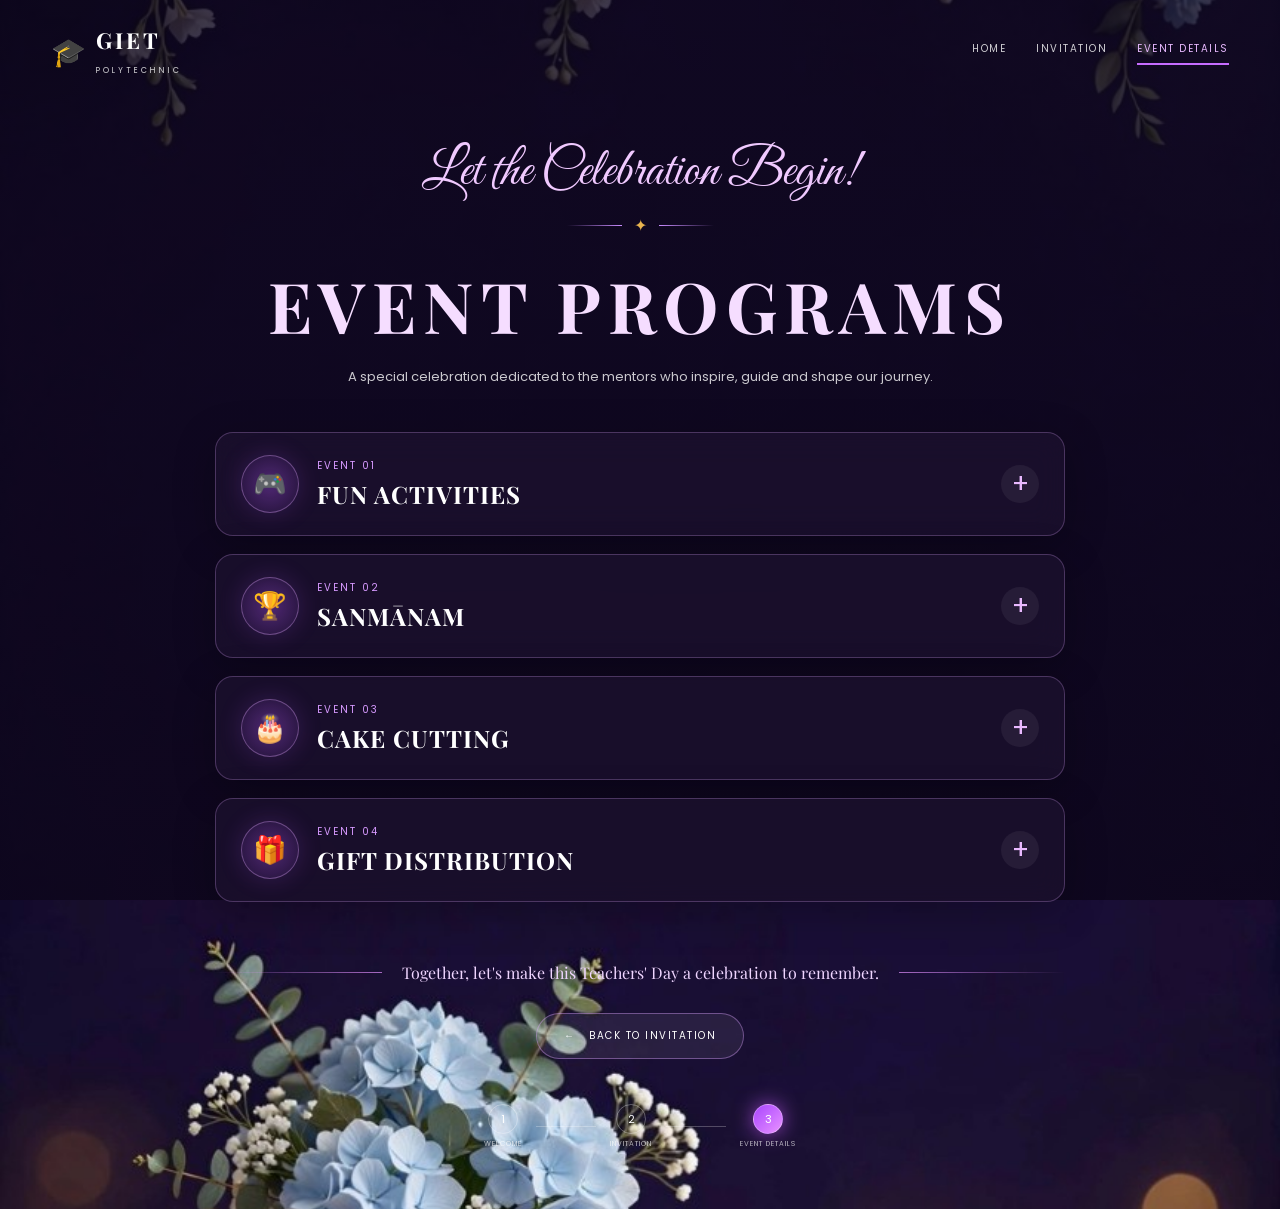
<file: event-details/index.html>
<!DOCTYPE html>
<html lang="en">

<head>
    <meta charset="UTF-8">

    <meta name="viewport" content="width=device-width, initial-scale=1.0">

    <meta name="description"
        content="Teachers' Day Event Programs - GIET Polytechnic">

    <title>Event Details | Teachers' Day | GIET Polytechnic</title>

    <!-- Google Fonts -->
    <link rel="preconnect" href="https://fonts.googleapis.com">

    <link rel="preconnect"
        href="https://fonts.gstatic.com"
        crossorigin>

    <link
        href="https://fonts.googleapis.com/css2?family=Great+Vibes&family=Playfair+Display:wght@400;500;600;700;800&family=Poppins:wght@300;400;500;600;700&display=swap"
        rel="stylesheet">

    <!-- CSS -->
    <link rel="stylesheet"
        href="../assets/css/event-details.css">

</head>


<body>

    <main class="events-page">

        <!-- NAVBAR -->

        <nav class="navbar">

            <a href="../index.html" class="brand">

                <div class="brand-icon">
                    🎓
                </div>

                <div class="brand-text">
                    <h2>GIET</h2>
                    <span>POLYTECHNIC</span>
                </div>

            </a>


            <div class="nav-links">

                <a href="../index.html">
                    HOME
                </a>

                <a href="../invitation/index.html">
                    INVITATION
                </a>

                <a href="index.html" class="active">
                    EVENT DETAILS
                </a>

            </div>

        </nav>


        <!-- HEADER -->

        <section class="events-header">

            <p class="script-title">
                Let the Celebration Begin!
            </p>


            <div class="header-line">

                <span></span>

                ✦

                <span></span>

            </div>


            <h1>
                EVENT PROGRAMS
            </h1>


            <p class="header-description">

                A special celebration dedicated to the mentors
                who inspire, guide and shape our journey.

            </p>

        </section>


        <!-- EVENTS ACCORDION -->

        <section class="events-container">


            <!-- EVENT 1 -->

            <article class="event-item">

                <button class="event-toggle">

                    <div class="event-left">

                        <div class="event-icon">
                            🎮
                        </div>

                        <div>

                            <span class="event-number">
                                EVENT 01
                            </span>

                            <h2>
                                FUN ACTIVITIES
                            </h2>

                        </div>

                    </div>

                    <span class="arrow">
                        +
                    </span>

                </button>


                <div class="event-content">

                    <p class="event-intro">

                        Exciting games, laughter and enjoyable activities
                        designed to bring teachers and students together.

                    </p>


                    <div class="details-grid">

                        <div class="detail-card">

                            <span>🎯</span>

                            <h3>Fun Games</h3>

                            <p>
                                Interactive and enjoyable games
                                filled with laughter and excitement.
                            </p>

                        </div>


                        <div class="detail-card">

                            <span>🎵</span>

                            <h3>Entertainment</h3>

                            <p>
                                Music and entertaining activities
                                for everyone to enjoy together.
                            </p>

                        </div>


                        <div class="detail-card">

                            <span>🤝</span>

                            <h3>Togetherness</h3>

                            <p>
                                Strengthening the connection between
                                teachers and students.
                            </p>

                        </div>

                    </div>

                </div>

            </article>


            <!-- EVENT 2 -->

            <article class="event-item">

                <button class="event-toggle">

                    <div class="event-left">

                        <div class="event-icon">
                            🏆
                        </div>

                        <div>

                            <span class="event-number">
                                EVENT 02
                            </span>

                            <h2>
                                SANMĀNAM
                            </h2>

                        </div>

                    </div>

                    <span class="arrow">
                        +
                    </span>

                </button>


                <div class="event-content">

                    <p class="event-intro">

                        A heartfelt felicitation ceremony to honour
                        and appreciate our respected teachers.

                    </p>


                    <div class="details-grid">

                        <div class="detail-card">

                            <span>🌸</span>

                            <h3>Felicitation</h3>

                            <p>
                                A special moment to honour and
                                appreciate our respected teachers.
                            </p>

                        </div>


                        <div class="detail-card">

                            <span>💐</span>

                            <h3>Gratitude</h3>

                            <p>
                                Expressing heartfelt thanks for their
                                guidance and dedication.
                            </p>

                        </div>


                        <div class="detail-card">

                            <span>✨</span>

                            <h3>Recognition</h3>

                            <p>
                                Celebrating the teachers who inspire
                                and shape our future.
                            </p>

                        </div>

                    </div>

                </div>

            </article>


            <!-- EVENT 3 -->

            <article class="event-item">

                <button class="event-toggle">

                    <div class="event-left">

                        <div class="event-icon">
                            🎂
                        </div>

                        <div>

                            <span class="event-number">
                                EVENT 03
                            </span>

                            <h2>
                                CAKE CUTTING
                            </h2>

                        </div>

                    </div>

                    <span class="arrow">
                        +
                    </span>

                </button>


                <div class="event-content">

                    <p class="event-intro">

                        A joyful cake-cutting celebration filled with
                        happiness, memories and togetherness.

                    </p>


                    <div class="details-grid">

                        <div class="detail-card">

                            <span>🎉</span>

                            <h3>Celebration</h3>

                            <p>
                                A joyful moment marking our special
                                Teachers' Day celebration.
                            </p>

                        </div>


                        <div class="detail-card">

                            <span>😊</span>

                            <h3>Happiness</h3>

                            <p>
                                Sharing smiles, happiness and joyful
                                moments with our teachers.
                            </p>

                        </div>


                        <div class="detail-card">

                            <span>📸</span>

                            <h3>Memories</h3>

                            <p>
                                Capturing unforgettable moments
                                together for the future.
                            </p>

                        </div>

                    </div>

                </div>

            </article>


            <!-- EVENT 4 -->

            <article class="event-item">

                <button class="event-toggle">

                    <div class="event-left">

                        <div class="event-icon">
                            🎁
                        </div>

                        <div>

                            <span class="event-number">
                                EVENT 04
                            </span>

                            <h2>
                                GIFT DISTRIBUTION
                            </h2>

                        </div>

                    </div>

                    <span class="arrow">
                        +
                    </span>

                </button>


                <div class="event-content">

                    <p class="event-intro">

                        A special moment of appreciation and gratitude,
                        sharing thoughtful gifts with our respected teachers.

                    </p>


                    <div class="details-grid">

                        <div class="detail-card">

                            <span>🎀</span>

                            <h3>Special Gifts</h3>

                            <p>
                                Thoughtful gifts presented as symbols
                                of appreciation and respect.
                            </p>

                        </div>


                        <div class="detail-card">

                            <span>❤️</span>

                            <h3>With Gratitude</h3>

                            <p>
                                Every gift represents our heartfelt
                                thanks to our teachers.
                            </p>

                        </div>


                        <div class="detail-card">

                            <span>📸</span>

                            <h3>Happy Memories</h3>

                            <p>
                                A joyful occasion filled with smiles,
                                photographs and memories.
                            </p>

                        </div>

                    </div>

                </div>

            </article>


        </section>


        <!-- FOOTER MESSAGE -->

        <section class="celebration-message">

            <div></div>

            <p>
                Together, let's make this Teachers' Day
                a celebration to remember.
            </p>

            <div></div>

        </section>


        <!-- BACK BUTTON -->

        <div class="back-section">

            <a href="../invitation/index.html"
                class="back-btn">

                ← &nbsp; BACK TO INVITATION

            </a>

        </div>


        <!-- PROGRESS -->

        <div class="page-progress">

            <div>
                <span>1</span>
                <small>WELCOME</small>
            </div>

            <div class="progress-line"></div>

            <div>
                <span>2</span>
                <small>INVITATION</small>
            </div>

            <div class="progress-line"></div>

            <div class="current">
                <span>3</span>
                <small>EVENT DETAILS</small>
            </div>

        </div>


    </main>


    <!-- JAVASCRIPT -->

    <script>

        const eventButtons = document.querySelectorAll(".event-toggle");

        eventButtons.forEach(button => {

            button.addEventListener("click", function () {

                const currentItem = this.parentElement;

                document.querySelectorAll(".event-item").forEach(item => {

                    if (item !== currentItem) {

                        item.classList.remove("active");

                    }

                });

                currentItem.classList.toggle("active");

            });

        });

    </script>


</body>

</html>
</file>
<file: assets/css/event-details.css>
/* =====================================================
   RESET
===================================================== */

* {
    margin: 0;
    padding: 0;
    box-sizing: border-box;
}


html {
    scroll-behavior: smooth;
}


body {

    min-height: 100vh;

    font-family: "Poppins", sans-serif;

    color: #ffffff;

    background:
        linear-gradient(
            rgba(13, 6, 28, 0.78),
            rgba(13, 6, 28, 0.88)
        ),
        url("../images/events-bg.png");

    background-size: cover;

    background-position: center center;

    background-repeat: no-repeat;

    background-attachment: fixed;

}


/* =====================================================
   MAIN PAGE
===================================================== */

.events-page {

    min-height: 100vh;

    padding-bottom: 60px;

}


/* =====================================================
   NAVBAR
===================================================== */

.navbar {

    width: min(1180px, 92%);

    margin: auto;

    padding: 25px 0;

    display: flex;

    align-items: center;

    justify-content: space-between;

}


.brand {

    display: flex;

    align-items: center;

    gap: 10px;

    text-decoration: none;

    color: white;

}


.brand-icon {

    font-size: 28px;

}


.brand-text h2 {

    font-family: "Playfair Display", serif;

    font-size: 22px;

    letter-spacing: 3px;

}


.brand-text span {

    font-size: 8px;

    letter-spacing: 3px;

    opacity: 0.8;

}


.nav-links {

    display: flex;

    gap: 30px;

}


.nav-links a {

    color: rgba(255,255,255,0.8);

    text-decoration: none;

    font-size: 10px;

    letter-spacing: 1.5px;

    transition: 0.3s;

}


.nav-links a:hover {

    color: #e7b8ff;

}


.nav-links .active {

    color: #e8b9ff;

    border-bottom: 2px solid #c66cff;

    padding-bottom: 6px;

}


/* =====================================================
   HEADER
===================================================== */

.events-header {

    text-align: center;

    padding: 35px 20px 45px;

}


.script-title {

    font-family: "Great Vibes", cursive;

    font-size: 52px;

    color: #f0c9ff;

}


.header-line {

    display: flex;

    justify-content: center;

    align-items: center;

    gap: 12px;

    margin: 8px 0 20px;

    color: #e8b44f;

}


.header-line span {

    width: 55px;

    height: 1px;

    background: linear-gradient(
        to right,
        transparent,
        #c88cff
    );

}


.header-line span:last-child {

    background: linear-gradient(
        to left,
        transparent,
        #c88cff
    );

}


.events-header h1 {

    font-family: "Playfair Display", serif;

    font-size: clamp(42px, 6vw, 70px);

    letter-spacing: 7px;

    color: #f5ddff;

}


.header-description {

    margin-top: 15px;

    font-size: 13px;

    color: rgba(255,255,255,0.78);

}


/* =====================================================
   EVENTS CONTAINER
===================================================== */

.events-container {

    width: min(850px, 92%);

    margin: auto;

    display: flex;

    flex-direction: column;

    gap: 18px;

}


/* =====================================================
   EVENT ITEM
===================================================== */

.event-item {

    border: 1px solid rgba(221, 169, 255, 0.25);

    border-radius: 18px;

    overflow: hidden;

    background: rgba(30, 18, 48, 0.72);

    backdrop-filter: blur(15px);

    box-shadow:
        0 10px 40px rgba(0,0,0,0.25);

    transition: 0.35s;

}


.event-item:hover {

    border-color: rgba(221, 169, 255, 0.55);

    transform: translateY(-2px);

}


/* =====================================================
   EVENT BUTTON
===================================================== */

.event-toggle {

    width: 100%;

    border: none;

    background: transparent;

    color: white;

    padding: 22px 25px;

    cursor: pointer;

    display: flex;

    align-items: center;

    justify-content: space-between;

    text-align: left;

    font-family: inherit;

}


.event-left {

    display: flex;

    align-items: center;

    gap: 18px;

}


.event-icon {

    width: 58px;

    height: 58px;

    display: grid;

    place-items: center;

    font-size: 27px;

    border-radius: 50%;

    background:
        radial-gradient(
            circle,
            rgba(183, 88, 255, 0.35),
            rgba(183, 88, 255, 0.05)
        );

    border: 1px solid rgba(226, 168, 255, 0.35);

    box-shadow:
        0 0 25px rgba(181, 81, 255, 0.18);

}


.event-number {

    display: block;

    color: #d79aff;

    font-size: 10px;

    letter-spacing: 2px;

    margin-bottom: 4px;

}


.event-toggle h2 {

    font-family: "Playfair Display", serif;

    font-size: 24px;

    letter-spacing: 1px;

}


.arrow {

    width: 38px;

    height: 38px;

    display: grid;

    place-items: center;

    border-radius: 50%;

    font-size: 26px;

    color: #e9b9ff;

    background: rgba(255,255,255,0.06);

    transition: 0.35s;

}


.event-item.active .arrow {

    transform: rotate(45deg);

    background: rgba(194, 90, 255, 0.3);

}


/* =====================================================
   DROPDOWN CONTENT
===================================================== */

.event-content {

    max-height: 0;

    overflow: hidden;

    opacity: 0;

    transition:
        max-height 0.6s ease,
        opacity 0.4s ease;

}


.event-item.active .event-content {

    max-height: 700px;

    opacity: 1;

}


.event-intro {

    padding:

        0 28px 20px;

    color: rgba(255,255,255,0.8);

    font-size: 13px;

    line-height: 1.8;

}


/* =====================================================
   DETAILS GRID
===================================================== */

.details-grid {

    padding: 0 25px 28px;

    display: grid;

    grid-template-columns: repeat(3, 1fr);

    gap: 15px;

}


.detail-card {

    padding: 20px;

    border-radius: 14px;

    background: rgba(255,255,255,0.055);

    border: 1px solid rgba(255,255,255,0.1);

    transition: 0.3s;

}


.detail-card:hover {

    transform: translateY(-5px);

    background: rgba(176, 87, 255, 0.13);

    border-color: rgba(219, 153, 255, 0.45);

}


.detail-card span {

    display: block;

    font-size: 23px;

    margin-bottom: 10px;

}


.detail-card h3 {

    font-family: "Playfair Display", serif;

    color: #e7b7ff;

    margin-bottom: 8px;

    font-size: 18px;

}


.detail-card p {

    font-size: 11px;

    line-height: 1.7;

    color: rgba(255,255,255,0.7);

}


/* =====================================================
   CELEBRATION MESSAGE
===================================================== */

.celebration-message {

    width: min(850px, 90%);

    margin: 60px auto 30px;

    display: flex;

    align-items: center;

    justify-content: center;

    gap: 20px;

}


.celebration-message div {

    height: 1px;

    flex: 1;

    background: linear-gradient(
        to right,
        transparent,
        rgba(226, 143, 255, 0.7)
    );

}


.celebration-message div:last-child {

    background: linear-gradient(
        to left,
        transparent,
        rgba(226, 143, 255, 0.7)
    );

}


.celebration-message p {

    font-family: "Playfair Display", serif;

    font-size: 16px;

    text-align: center;

    color: #efd5ff;

}


/* =====================================================
   BACK BUTTON
===================================================== */

.back-section {

    text-align: center;

}


.back-btn {

    display: inline-block;

    padding: 14px 27px;

    border-radius: 30px;

    text-decoration: none;

    color: white;

    font-size: 10px;

    letter-spacing: 1.5px;

    border: 1px solid rgba(221, 160, 255, 0.4);

    background: rgba(255,255,255,0.07);

    transition: 0.3s;

}


.back-btn:hover {

    transform: translateY(-3px);

    background: rgba(188, 88, 255, 0.25);

}


/* =====================================================
   PAGE PROGRESS
===================================================== */

.page-progress {

    margin: 45px auto 0;

    width: min(500px, 90%);

    display: flex;

    justify-content: center;

    align-items: center;

    gap: 14px;

}


.page-progress div:not(.progress-line) {

    display: flex;

    flex-direction: column;

    align-items: center;

    gap: 5px;

}


.page-progress span {

    width: 30px;

    height: 30px;

    border-radius: 50%;

    display: grid;

    place-items: center;

    border: 1px solid rgba(255,255,255,0.3);

    font-size: 11px;

}


.page-progress small {

    font-size: 7px;

    letter-spacing: 1px;

    color: rgba(255,255,255,0.65);

}


.progress-line {

    width: 60px;

    height: 1px;

    background: rgba(255,255,255,0.25);

}


.page-progress .current span {

    background: linear-gradient(
        135deg,
        #a945ff,
        #e892ff
    );

    box-shadow:
        0 0 20px rgba(198, 88, 255, 0.7);

}


/* =====================================================
   MOBILE
===================================================== */

@media (max-width: 768px) {


    body {

        background-attachment: scroll;

        background-position: center top;

    }


    .navbar {

        padding: 18px 0;

    }


    .nav-links {

        gap: 13px;

    }


    .nav-links a {

        font-size: 8px;

    }


    .brand-text h2 {

        font-size: 17px;

    }


    .brand-icon {

        font-size: 22px;

    }


    .script-title {

        font-size: 42px;

    }


    .events-header {

        padding-top: 25px;

    }


    .events-header h1 {

        font-size: 40px;

        letter-spacing: 3px;

    }


    .header-description {

        font-size: 11px;

        padding: 0 10px;

    }


    .event-toggle {

        padding: 18px;

    }


    .event-icon {

        width: 50px;

        height: 50px;

        font-size: 23px;

    }


    .event-toggle h2 {

        font-size: 19px;

    }


    .details-grid {

        grid-template-columns: 1fr;

        padding: 0 18px 20px;

    }


    .event-intro {

        padding: 0 20px 18px;

        font-size: 12px;

    }


    .celebration-message {

        gap: 10px;

    }


    .celebration-message p {

        font-size: 13px;

    }


    .progress-line {

        width: 35px;

    }

}
</file>
